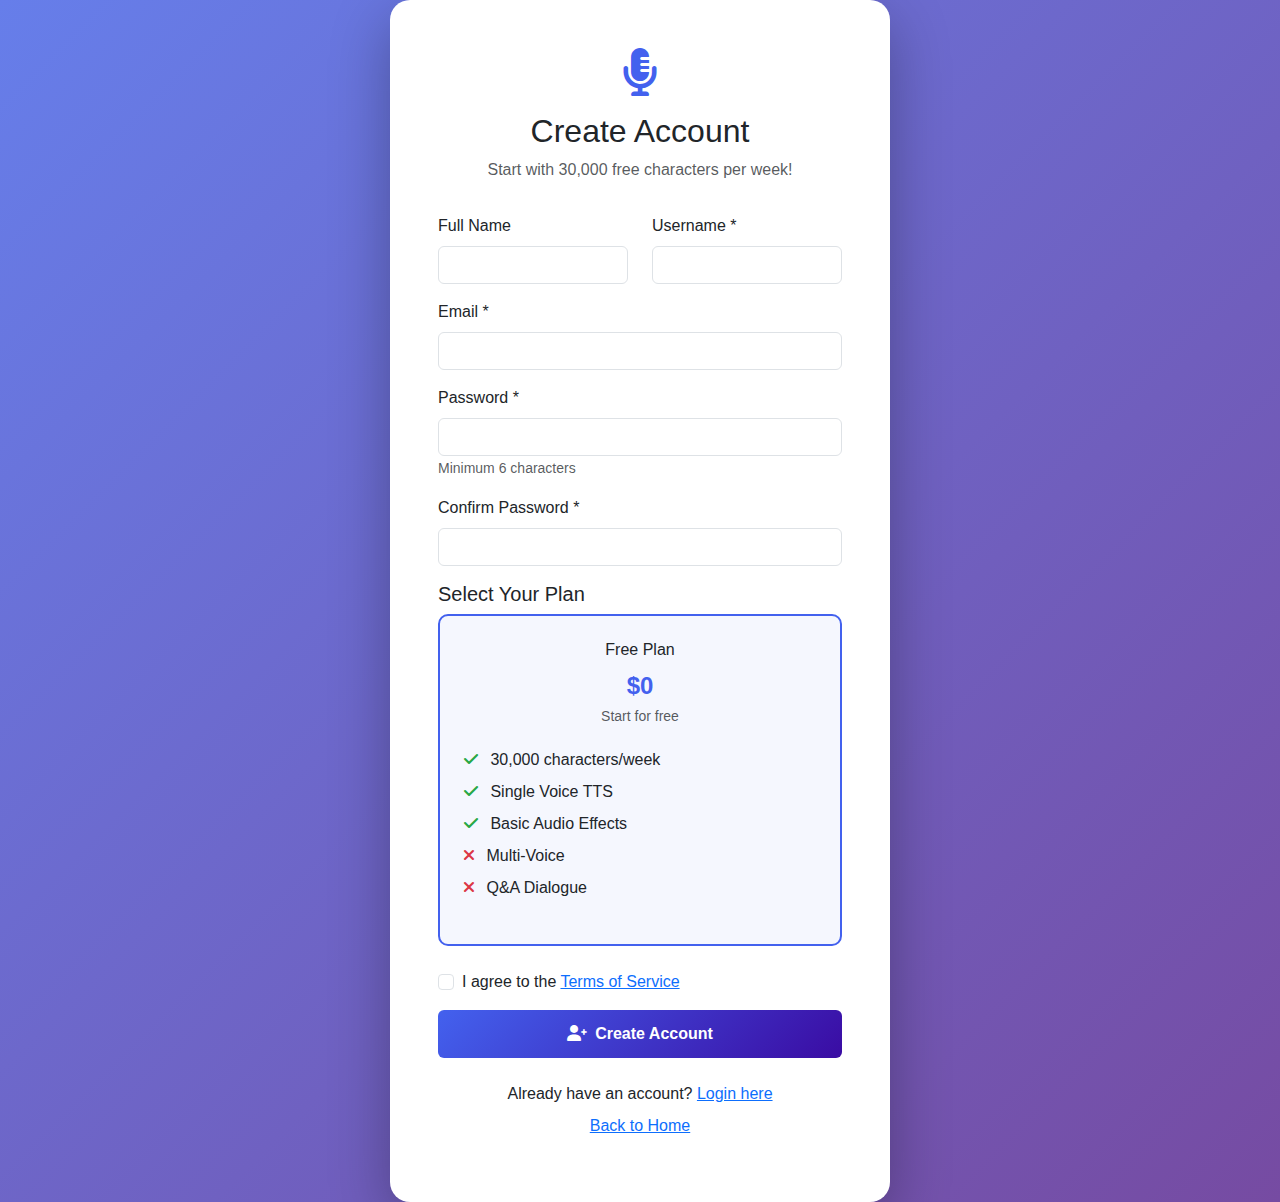
<file: templates/register.html>
<!DOCTYPE html>
<html lang="vi">
<head>
    <meta charset="UTF-8">
    <meta name="viewport" content="width=device-width, initial-scale=1.0">
    <title>Register - TTS Generator</title>
    <link href="https://cdn.jsdelivr.net/npm/bootstrap@5.1.3/dist/css/bootstrap.min.css" rel="stylesheet">
    <link href="https://cdnjs.cloudflare.com/ajax/libs/font-awesome/6.0.0/css/all.min.css" rel="stylesheet">
    <style>
        body {
            background: linear-gradient(135deg, #667eea 0%, #764ba2 100%);
            min-height: 100vh;
            display: flex;
            align-items: center;
            font-family: 'Segoe UI', Tahoma, Geneva, Verdana, sans-serif;
        }
        
        .register-container {
            background: white;
            border-radius: 20px;
            padding: 3rem;
            box-shadow: 0 20px 60px rgba(0,0,0,0.3);
            max-width: 500px;
            width: 100%;
            margin: 0 auto;
        }
        
        .register-header {
            text-align: center;
            margin-bottom: 2rem;
        }
        
        .register-header i {
            font-size: 3rem;
            color: #4361ee;
            margin-bottom: 1rem;
        }
        
        .btn-primary {
            background: linear-gradient(135deg, #4361ee, #3a0ca3);
            border: none;
            padding: 0.75rem;
            font-weight: 600;
            width: 100%;
        }
        
        .form-control:focus {
            border-color: #4361ee;
            box-shadow: 0 0 0 0.2rem rgba(67, 97, 238, 0.25);
        }
        
        .login-link {
            text-align: center;
            margin-top: 1.5rem;
        }
        
        .plan-card {
            border: 2px solid #e9ecef;
            border-radius: 10px;
            padding: 1.5rem;
            margin-bottom: 1rem;
            transition: all 0.3s;
        }
        
        .plan-card:hover {
            border-color: #4361ee;
            transform: translateY(-2px);
        }
        
        .plan-card.active {
            border-color: #4361ee;
            background: rgba(67, 97, 238, 0.05);
        }
        
        .plan-header {
            text-align: center;
            margin-bottom: 1rem;
        }
        
        .plan-price {
            font-size: 1.5rem;
            font-weight: bold;
            color: #4361ee;
        }
        
        .plan-features {
            list-style: none;
            padding: 0;
        }
        
        .plan-features li {
            padding: 0.25rem 0;
        }
        
        .plan-features li i {
            color: #28a745;
            margin-right: 0.5rem;
        }
    </style>
</head>
<body>
    <div class="container">
        <div class="register-container">
            <div class="register-header">
                <i class="fas fa-microphone-alt"></i>
                <h2>Create Account</h2>
                <p class="text-muted">Start with 30,000 free characters per week!</p>
            </div>
            
            <form id="registerForm">
                <div class="row">
                    <div class="col-md-6 mb-3">
                        <label for="full_name" class="form-label">Full Name</label>
                        <input type="text" class="form-control" id="full_name">
                    </div>
                    
                    <div class="col-md-6 mb-3">
                        <label for="username" class="form-label">Username *</label>
                        <input type="text" class="form-control" id="username" required>
                    </div>
                </div>
                
                <div class="mb-3">
                    <label for="email" class="form-label">Email *</label>
                    <input type="email" class="form-control" id="email" required>
                </div>
                
                <div class="mb-3">
                    <label for="password" class="form-label">Password *</label>
                    <input type="password" class="form-control" id="password" required>
                    <small class="text-muted">Minimum 6 characters</small>
                </div>
                
                <div class="mb-3">
                    <label for="confirm_password" class="form-label">Confirm Password *</label>
                    <input type="password" class="form-control" id="confirm_password" required>
                </div>
                
                <div class="mb-4">
                    <h5>Select Your Plan</h5>
                    <div class="plan-card active" onclick="selectPlan('free')">
                        <div class="plan-header">
                            <h6>Free Plan</h6>
                            <div class="plan-price">$0</div>
                            <small class="text-muted">Start for free</small>
                        </div>
                        <ul class="plan-features">
                            <li><i class="fas fa-check"></i> 30,000 characters/week</li>
                            <li><i class="fas fa-check"></i> Single Voice TTS</li>
                            <li><i class="fas fa-check"></i> Basic Audio Effects</li>
                            <li><i class="fas fa-times text-danger"></i> Multi-Voice</li>
                            <li><i class="fas fa-times text-danger"></i> Q&A Dialogue</li>
                        </ul>
                    </div>
                    
                    <input type="hidden" id="selected_plan" value="free">
                </div>
                
                <div class="form-check mb-3">
                    <input class="form-check-input" type="checkbox" id="terms" required>
                    <label class="form-check-label" for="terms">
                        I agree to the <a href="#" data-bs-toggle="modal" data-bs-target="#termsModal">Terms of Service</a>
                    </label>
                </div>
                
                <button type="submit" class="btn btn-primary">
                    <i class="fas fa-user-plus me-2"></i>Create Account
                </button>
            </form>
            
            <div class="login-link">
                <p class="mb-0">Already have an account? <a href="/login">Login here</a></p>
                <p class="mt-2"><a href="/">Back to Home</a></p>
            </div>
            
            <div id="message" class="mt-3"></div>
        </div>
    </div>
    
    <!-- Terms Modal -->
    <div class="modal fade" id="termsModal" tabindex="-1">
        <div class="modal-dialog">
            <div class="modal-content">
                <div class="modal-header">
                    <h5 class="modal-title">Terms of Service</h5>
                    <button type="button" class="btn-close" data-bs-dismiss="modal"></button>
                </div>
                <div class="modal-body">
                    <h6>1. Acceptance of Terms</h6>
                    <p>By accessing and using this TTS Generator service, you accept and agree to be bound by these Terms of Service.</p>
                    
                    <h6>2. Free Tier Limitations</h6>
                    <p>Free tier users are limited to 30,000 characters per week. Unused characters do not roll over to the next week.</p>
                    
                    <h6>3. Subscription Plans</h6>
                    <p>Premium and Pro plans are subscription-based and will automatically renew unless canceled.</p>
                    
                    <h6>4. Content Usage</h6>
                    <p>You retain all rights to the content you generate. We do not claim ownership of your generated audio files.</p>
                    
                    <h6>5. Privacy Policy</h6>
                    <p>We respect your privacy. Your personal information and generated content are protected according to our Privacy Policy.</p>
                </div>
                <div class="modal-footer">
                    <button type="button" class="btn btn-secondary" data-bs-dismiss="modal">Close</button>
                </div>
            </div>
        </div>
    </div>
    
    <script>
        function selectPlan(plan) {
            document.getElementById('selected_plan').value = plan;
            
            // Update visual selection
            document.querySelectorAll('.plan-card').forEach(card => {
                card.classList.remove('active');
            });
            event.currentTarget.classList.add('active');
        }
        
        document.getElementById('registerForm').addEventListener('submit', async function(e) {
            e.preventDefault();
            
            const username = document.getElementById('username').value;
            const password = document.getElementById('password').value;
            const confirmPassword = document.getElementById('confirm_password').value;
            const email = document.getElementById('email').value;
            const fullName = document.getElementById('full_name').value;
            
            // Validation
            if (password.length < 6) {
                document.getElementById('message').innerHTML = `
                    <div class="alert alert-danger">Password must be at least 6 characters</div>
                `;
                return;
            }
            
            if (password !== confirmPassword) {
                document.getElementById('message').innerHTML = `
                    <div class="alert alert-danger">Passwords do not match</div>
                `;
                return;
            }
            
            const formData = new FormData();
            formData.append('username', username);
            formData.append('password', password);
            formData.append('email', email);
            formData.append('full_name', fullName);
            
            try {
                const response = await fetch('/api/register', {
                    method: 'POST',
                    body: formData
                });
                
                const result = await response.json();
                
                if (result.success) {
                    document.getElementById('message').innerHTML = `
                        <div class="alert alert-success">
                            ${result.message} Redirecting to login...
                        </div>
                    `;
                    
                    // Redirect to login after 2 seconds
                    setTimeout(() => {
                        window.location.href = '/login';
                    }, 2000);
                } else {
                    document.getElementById('message').innerHTML = `
                        <div class="alert alert-danger">${result.message || 'Registration failed'}</div>
                    `;
                }
            } catch (error) {
                document.getElementById('message').innerHTML = `
                    <div class="alert alert-danger">Network error: ${error.message}</div>
                `;
            }
        });
    </script>
    <script src="https://cdn.jsdelivr.net/npm/bootstrap@5.1.3/dist/js/bootstrap.bundle.min.js"></script>
</body>
</html>
</file>
